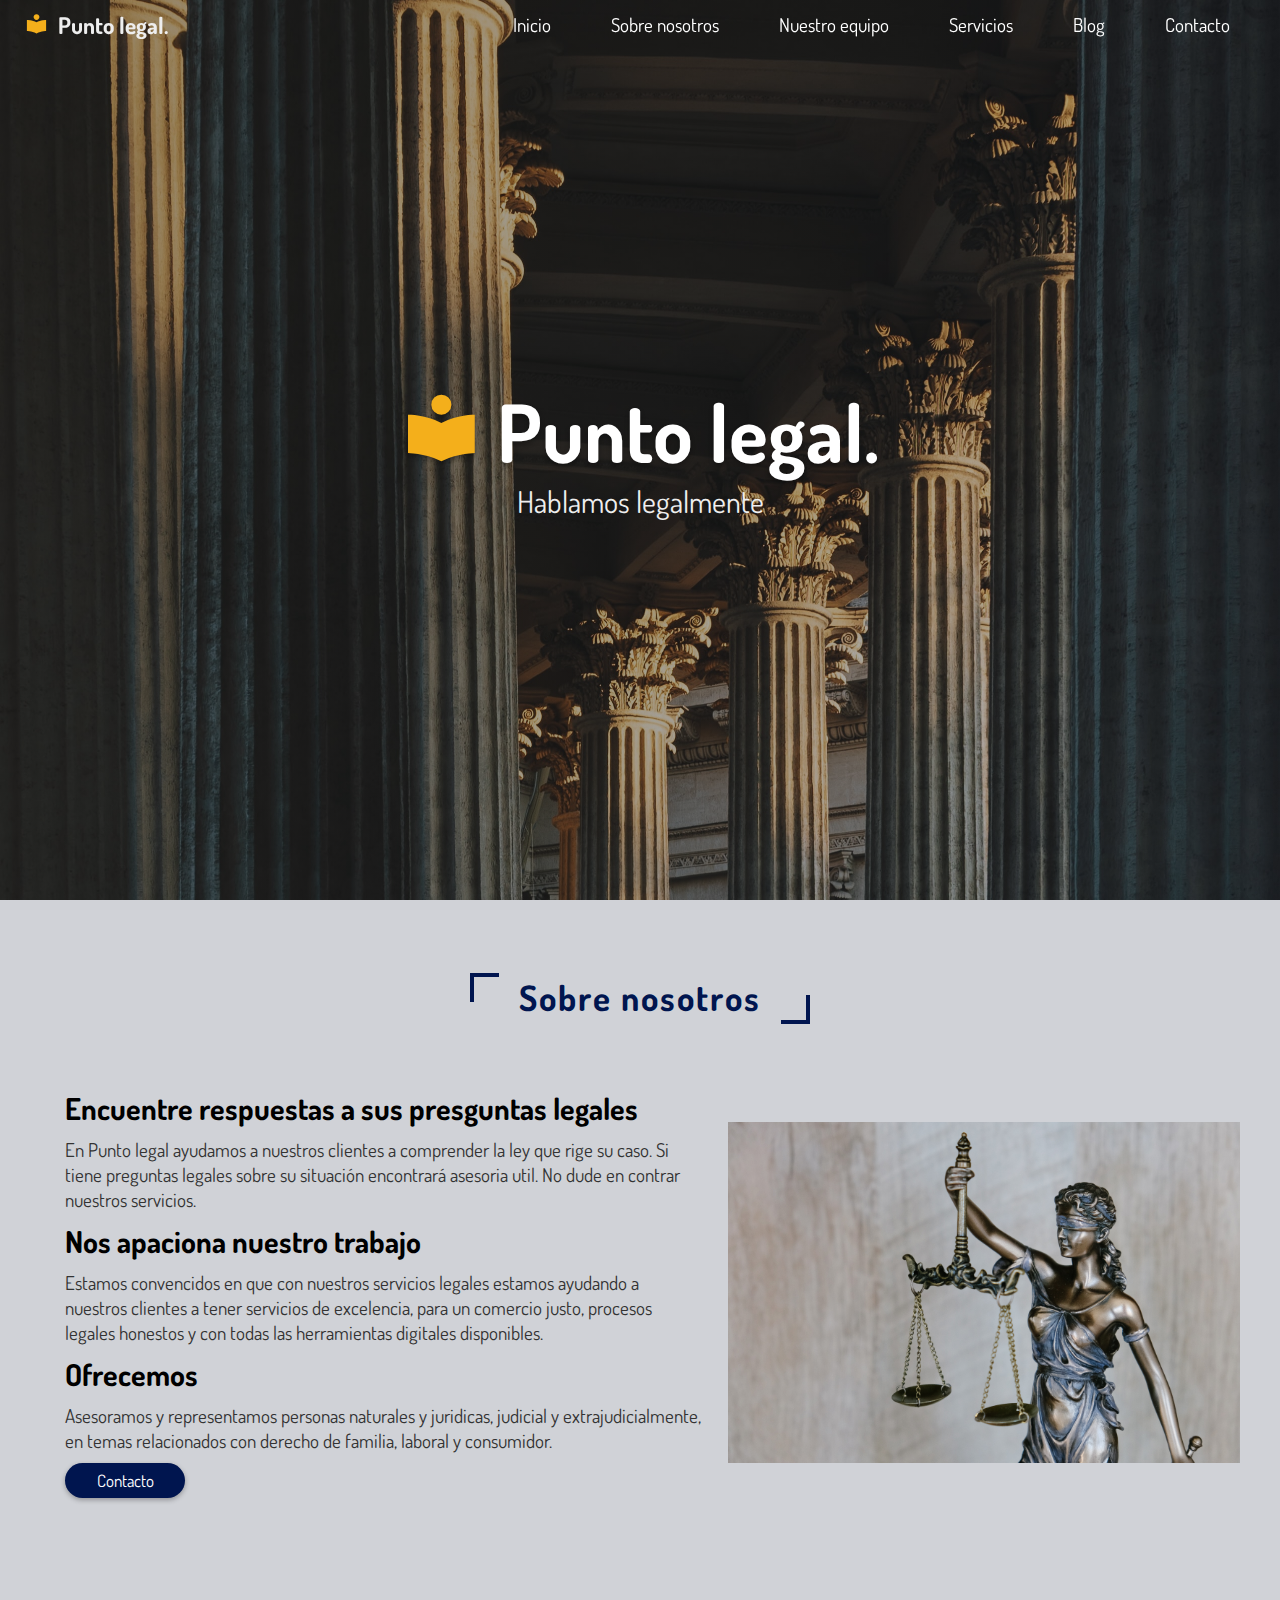
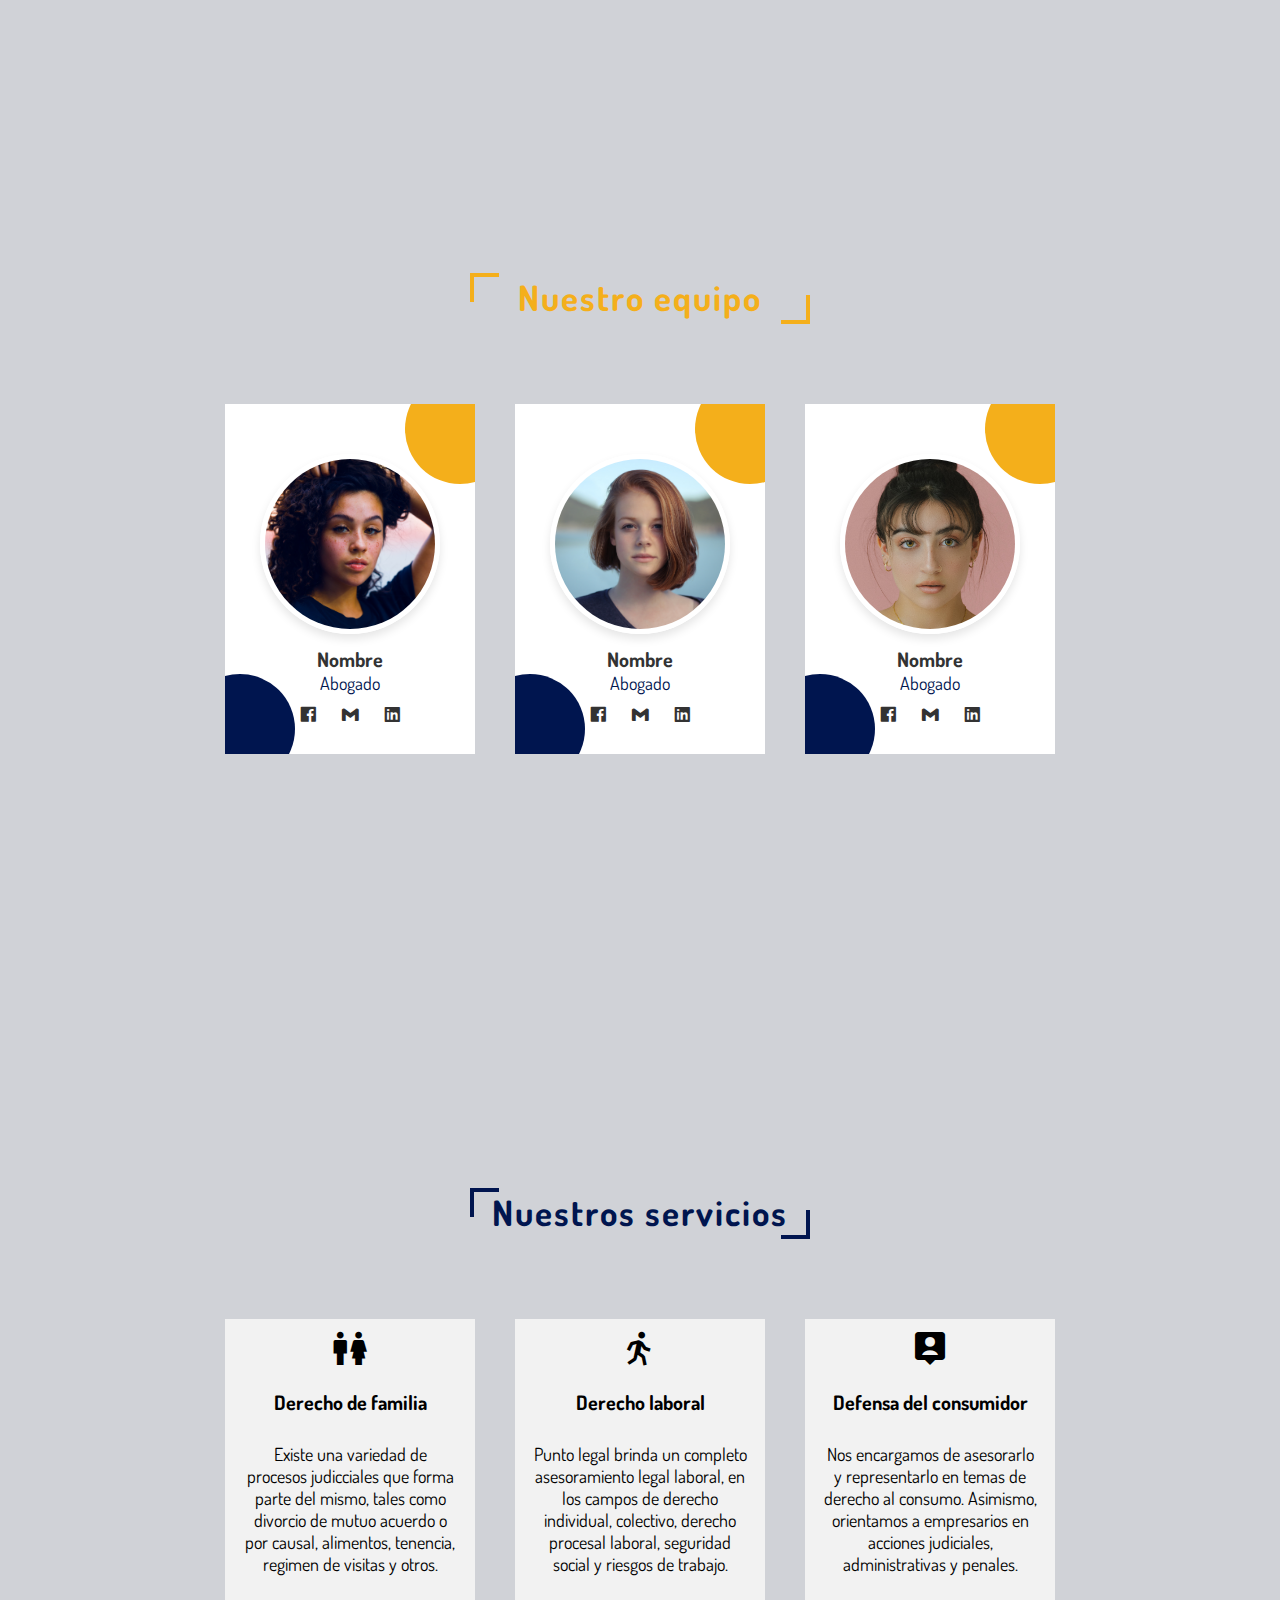
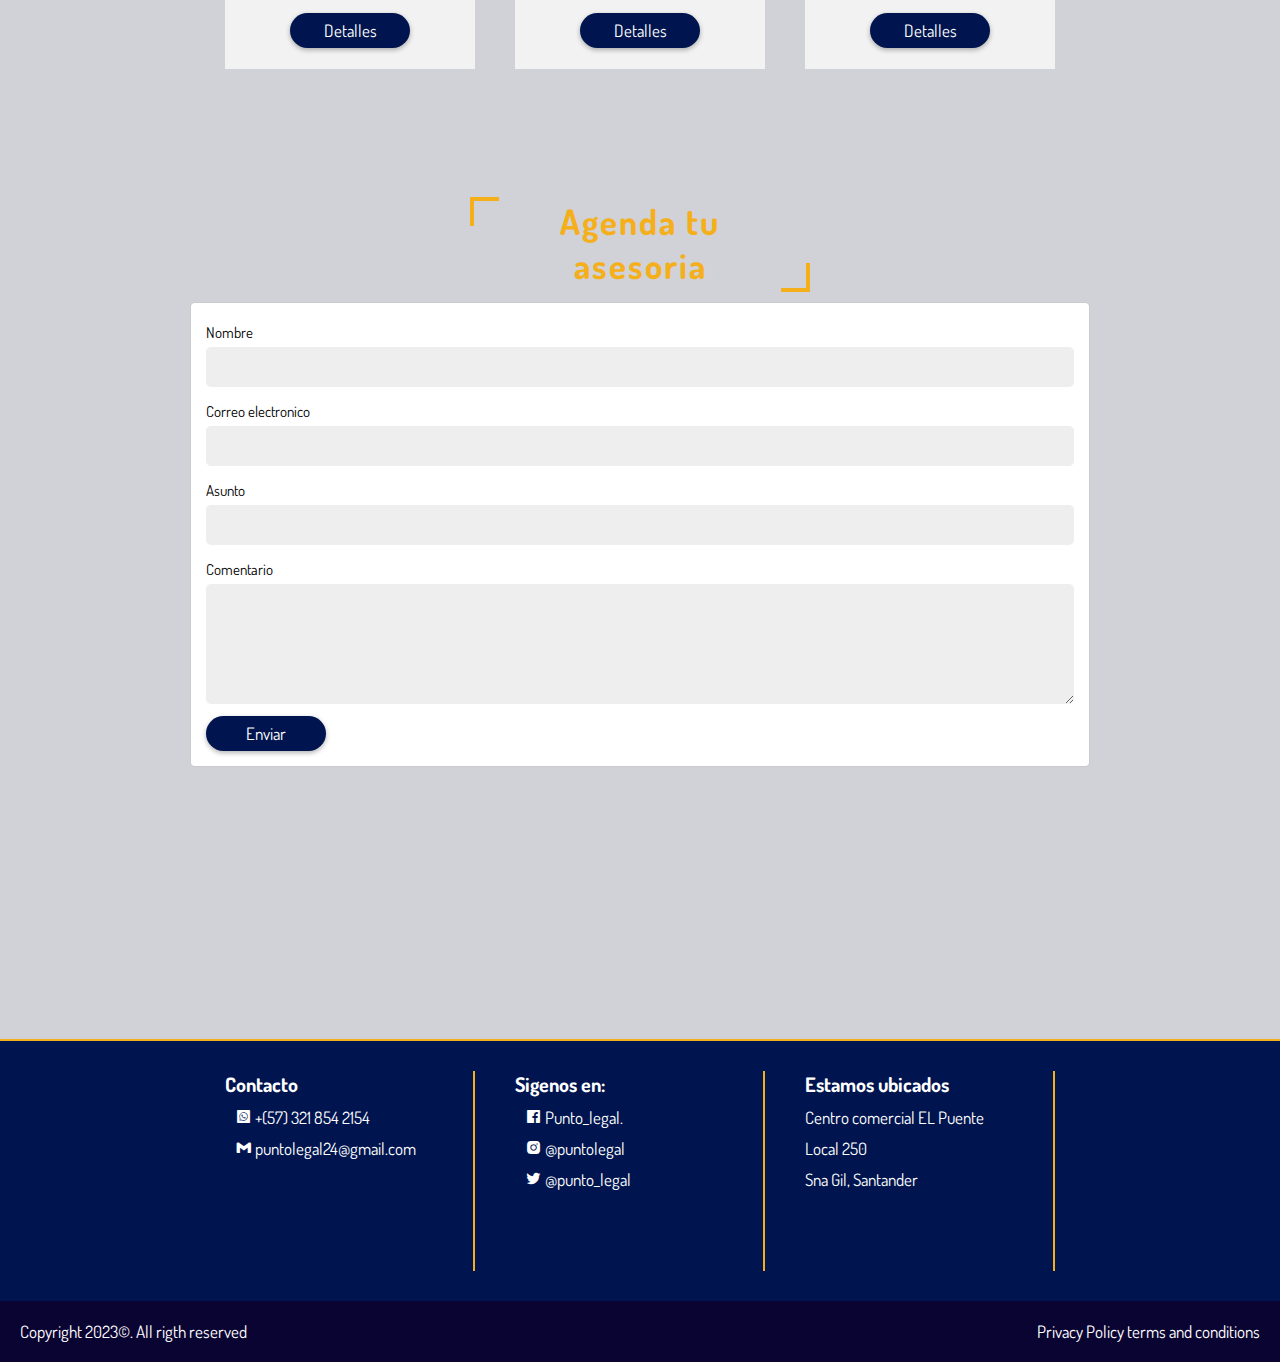
<file: index.html>
<!DOCTYPE html>
<html lang="en">

<head>
    <meta charset="UTF-8">
    <meta http-equiv="X-UA-Compatible" content="IE=edge">
    <meta name="viewport" content="width=device-width, initial-scale=1.0">
    <link href='https://unpkg.com/boxicons@2.1.4/css/boxicons.min.css' rel='stylesheet'>
    <link rel="preconnect" href="https://fonts.googleapis.com">
    <link rel="preconnect" href="https://fonts.gstatic.com" crossorigin>
    <link href="https://fonts.googleapis.com/css2?family=Dosis:wght@300&display=swap" rel="stylesheet">
    <link rel="stylesheet" href="css/style.css">
    <title>Document</title>
</head>

<body>
    <!--seccion cabecera -->
    <header class="encabezado">
        <a href="#" class="logo"><i class='bx bxs-book-reader'></i> Punto legal. </a>
        <div id="menu-btn" class='bx bx-menu'></div>
        <nav class="navbar">
            <ul>
                <li><a href="#home"> Inicio </a></li>
                <li><a href="#nosotros"> Sobre nosotros </a></li>
                <li><a href="#equipo"> Nuestro equipo </a></li>
                <li><a href="#servicios"> Servicios </a></li>
                <li><a href="#"> Blog </a></li>
                <li><a href="#contacto"> Contacto </a></li>
            </ul>
        </nav>
    </header>

    <!--seccion principal -->
    <section id="home" class="home">
        <h1 class="nombreEmp"> <i class='bx bxs-book-reader'></i> Punto legal. </h1>
        <h3 class="slogan"> Hablamos legalmente </h3>
    </section>

    <!--sobre nosotros-->
    <section id="nosotros" class="nosotros">
        <h1 class="titulo"> Sobre nosotros </h1>
        <div class="row">
            <div class="contenido">
                <h3>Encuentre respuestas a sus presguntas legales </h3>
                <p>En Punto legal ayudamos a nuestros clientes a comprender la ley que rige su caso. Si tiene preguntas
                    legales sobre su situación encontrará asesoria util. No dude en contrar nuestros servicios.
                </p>
                <h3> Nos apaciona nuestro trabajo </h3>
                <p>Estamos convencidos en que con nuestros servicios legales estamos ayudando a nuestros clientes a
                    tener servicios
                    de excelencia, para un comercio justo, procesos legales honestos y con todas las herramientas
                    digitales disponibles.
                </p>
                <h3> Ofrecemos </h3>
                <p> Asesoramos y representamos personas naturales y juridicas, judicial y extrajudicialmente, en temas
                    relacionados con derecho
                    de familia, laboral y consumidor.
                </p>
                <a href="#"><button class="btn"> Contacto </button></a>
            </div>
            <div class="imagen">
                <img src="img/tingey-injury-law-firm-DZpc4UY8ZtY-unsplash.jpg" alt="">
            </div>
        </div>
    </section>

    <!--Por qué lo hacemos-->
    <section class="equipo" id="equipo">
        <h1 class="titulo" id="titulo"> Nuestro equipo </h1>
        <div class="row">
            <div class="card">
                <div class="imagen-equipo">
                    <img src="img/ayo-ogunseinde-THIs-cpyebg-unsplash.jpg" alt="">
                </div>
                <div class="info">
                    <h3> Nombre </h3>
                    <span> Abogado </span>
                    <div class="icons">
                        <a href="#" class='bx bxl-facebook-square'></a>
                        <a href="#" class='bx bxl-gmail'></a>
                        <a href="#" class='bx bxl-linkedin-square'></a>
                    </div>
                </div>
            </div>
            <div class="card">
                <div class="imagen-equipo">
                    <img src="img/christopher-campbell-rDEOVtE7vOs-unsplash.jpg" alt="">
                </div>
                <div class="info">
                    <h3> Nombre </h3>
                    <span> Abogado </span>
                    <div class="icons">
                        <a href="#" class='bx bxl-facebook-square'></a>
                        <a href="#" class='bx bxl-gmail'></a>
                        <a href="#" class='bx bxl-linkedin-square'></a>
                    </div>
                </div>
            </div>
            <div class="card">
                <div class="imagen-equipo">
                    <img src="img/jimmy-fermin-bqe0J0b26RQ-unsplash.jpg" alt="">
                </div>
                <div class="info">
                    <h3> Nombre </h3>
                    <span> Abogado </span>
                    <div class="icons">
                        <a href="#" class='bx bxl-facebook-square'></a>
                        <a href="#" class='bx bxl-gmail'></a>
                        <a href="#" class='bx bxl-linkedin-square'></a>
                    </div>
                </div>
            </div>
        </div>
    </section>

    <!--Seccion de servicios-->
    <seccion id="servicios" class="servicios">
        <h1 class="titulo"> Nuestros servicios </h1>
        <div class="content-ser">
            <div class="cards">
                <div class="card">
                    <div class="box">
                        <i class='bx bx-male-female'></i>
                        <h3> Derecho de familia </h3>
                        <p> Existe una variedad de procesos judicciales que forma parte del mismo, tales
                            como divorcio de mutuo acuerdo o por causal, alimentos, tenencia, regimen de visitas y
                            otros.</p>
                        <a href="#"><button class="btn"> Detalles </button></a>
                    </div>
                </div>
                <div class="card">
                    <div class="box">
                        <i class='bx bx-walk'></i>
                        <h3> Derecho laboral </h3>
                        <p>Punto legal brinda un completo asesoramiento legal laboral, en los campos de derecho
                            individual, colectivo, derecho procesal laboral, seguridad social y riesgos de trabajo. </p>
                        <a href="#"><button class="btn"> Detalles </button></a>
                    </div>
                </div>
                <div class="card">
                    <div class="box">
                        <i class='bx bxs-user-pin'></i>
                        <h3> Defensa del consumidor </h3>
                        <p>Nos encargamos de asesorarlo y representarlo en temas de derecho al consumo. Asimismo,
                            orientamos a empresarios en acciones judiciales, administrativas y penales.</p>
                        <a href="#"><button class="btn"> Detalles </button></a>
                    </div>
                </div>
            </div>
        </div>
    </seccion>

    <!-- cotizaciones -->
    <section id="cotizaciones" class="unete">
        <h1 class="titulo" id="titulo"> Agenda tu asesoria </h1>
        <div class="row">
            <form action="">
                <div class="input-box">
                    <div class="input">
                        <span>Nombre</span>
                        <input type="text" name="name">
                    </div>
                    <div class="input">
                        <span>Correo electronico</span>
                        <input type="email" name="email">
                    </div>
                    <div class="input">
                        <span>Asunto</span>
                        <input type="text" name="subject">
                    </div>
                    <div class="input">
                        <span>Comentario</span>
                        <textarea name="comentarios" cols="15" rows="5"></textarea>
                    </div>
                </div>
                <input type="submit" value="Enviar" class="btn">
            </form>
        </div>
    </section>

    <footer class="contacto" id="contacto">
        <!-- <div class="logo">
            <a href="#" class="logo"><i class='bx bxs-book-reader'></i> Punto legal. </a>
        </div> -->
        <div class="linea-horizontal"></div>
        <div class="contenedor-cont">
            <div class="col">
                <h2> Contacto </h2>
                <a href="#"><i class='bx bxl-whatsapp-square'></i> +(57) 321 854 2154 </a>
                <a href="#"><i class='bx bxl-gmail'></i> puntolegal24@gmail.com</a>
            </div>
            <div class="col">
                <h2> Sigenos en:</h2>
                <a href="#"><i class='bx bxl-facebook-square'></i> Punto_legal.</a>
                <a href="#"><i class='bx bxl-instagram-alt'></i> @puntolegal</a>
                <a href="#"><i class='bx bxl-twitter'></i> @punto_legal</a>
            </div>
            <div class="col">
                <h2> Estamos ubicados </h2>
                <p> Centro comercial EL Puente</p>
                <p> Local 250</p>
                <p> Sna Gil, Santander </p>
            </div>
        </div>
        <div class="derechos">
            <p> Copyright 2023©. All rigth reserved </p>
            <p> Privacy Policy terms and conditions</p>
        </div>
    </footer>
    <script src="https://cdnjs.cloudflare.com/ajax/libs/jquery/3.6.3/jquery.min.js"></script>
    <script src="js/main.js"></script>
</body>

</html>
</file>
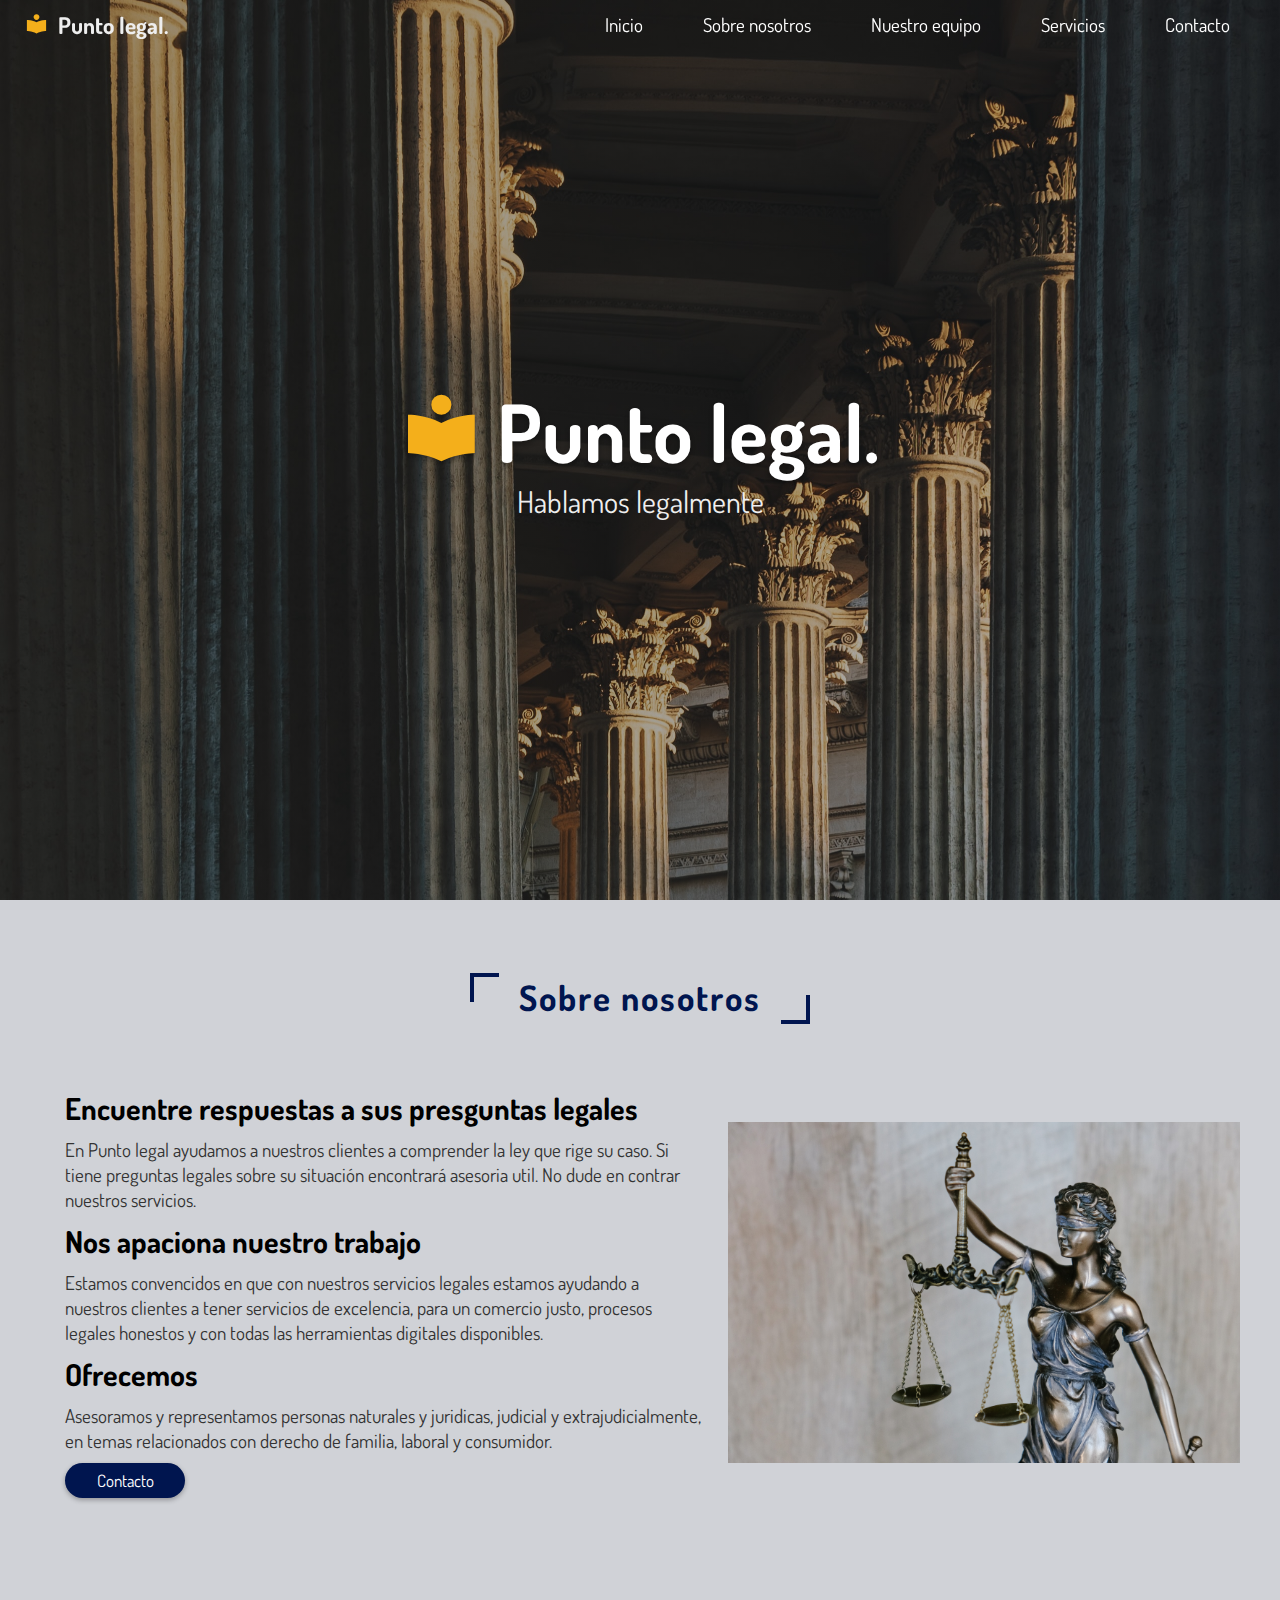
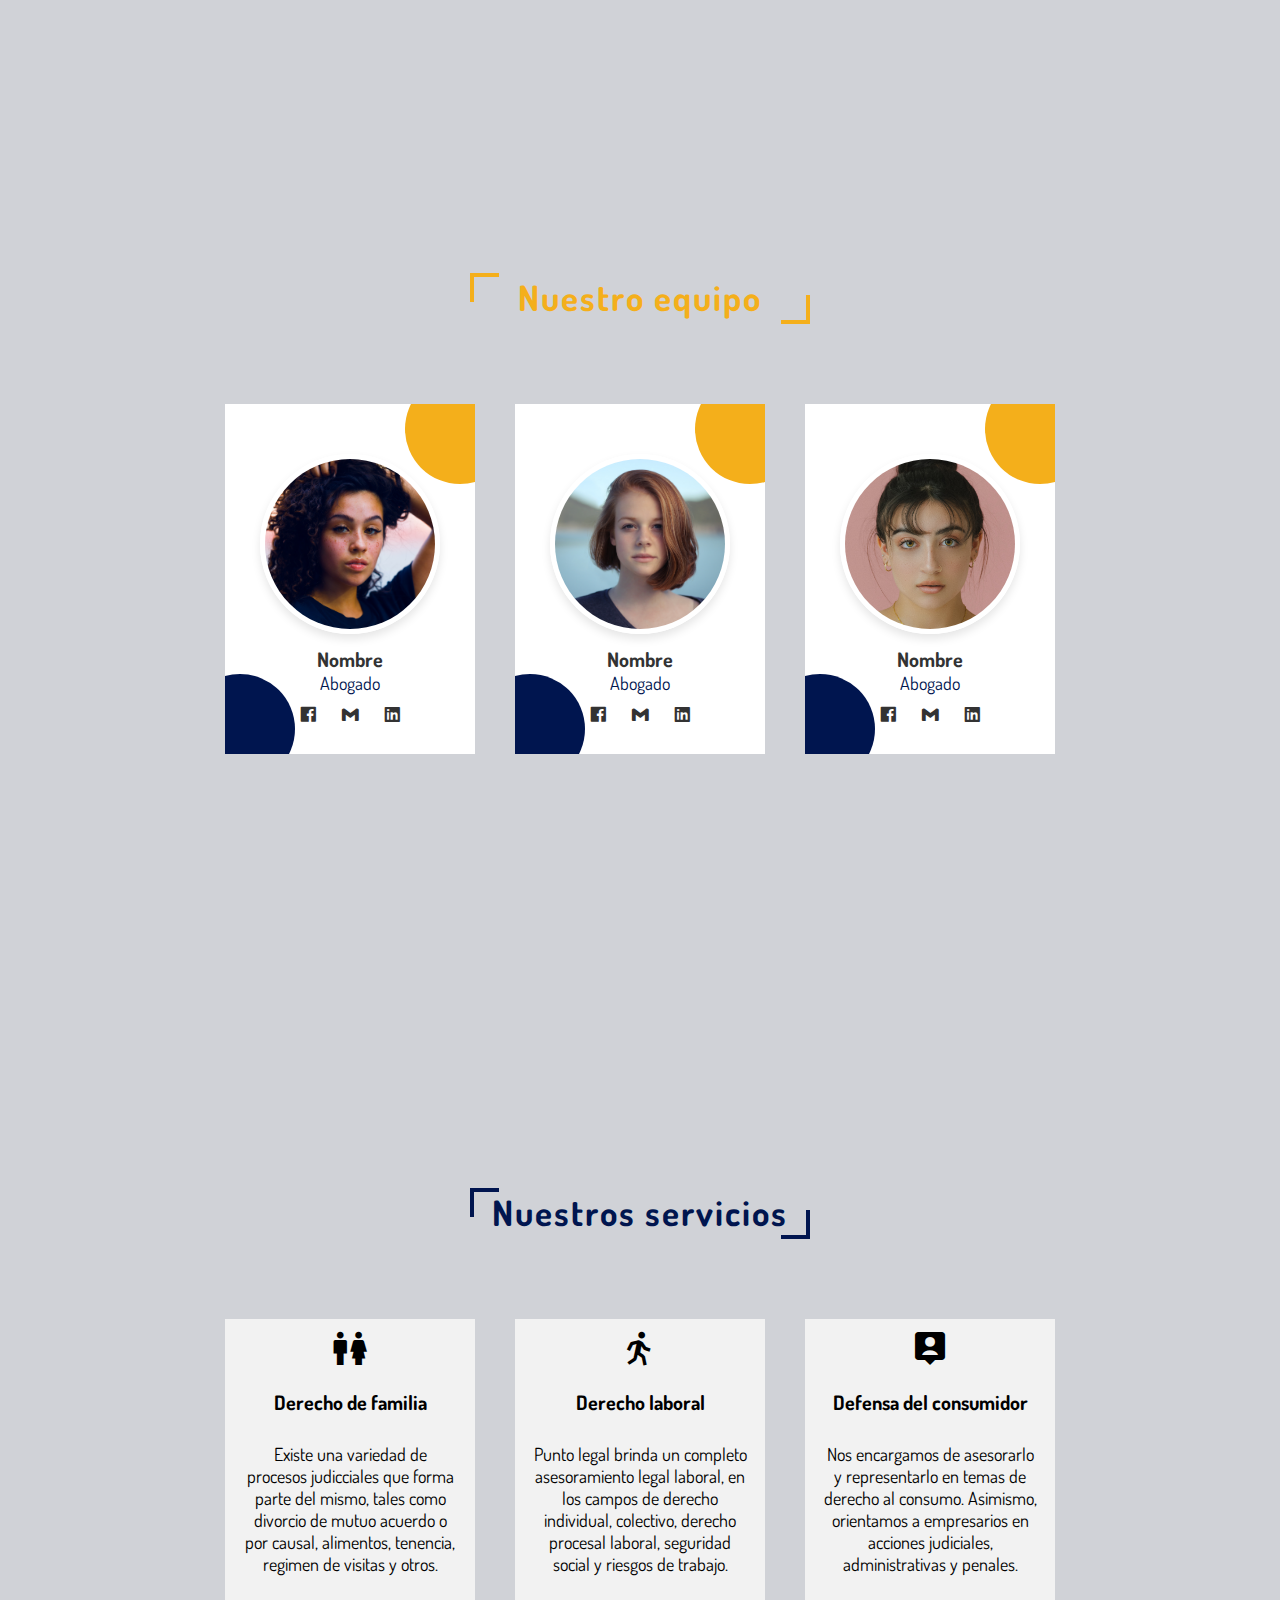
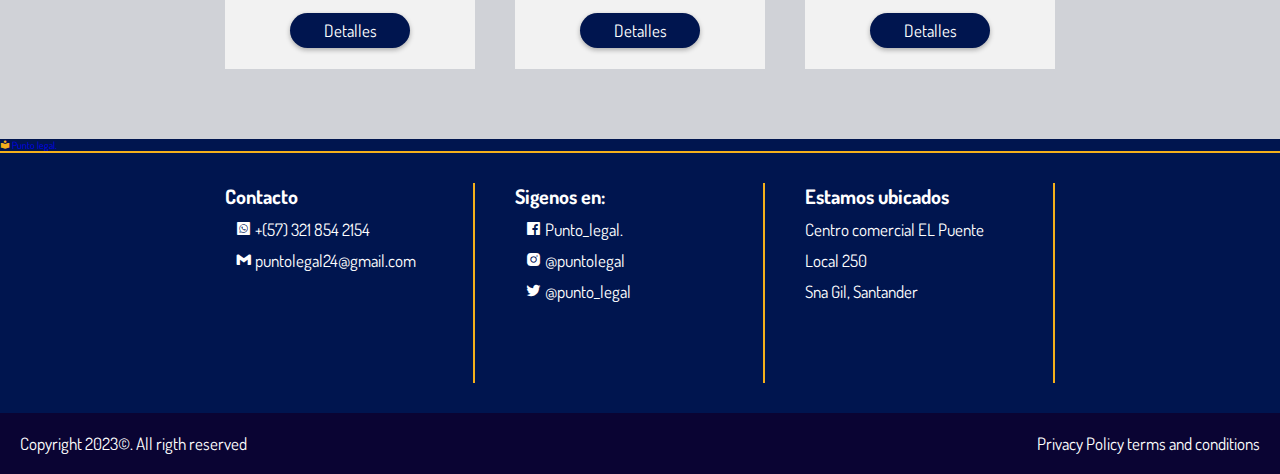
<file: home.html>
<!DOCTYPE html>
<html lang="en">

<head>
    <meta charset="UTF-8">
    <meta http-equiv="X-UA-Compatible" content="IE=edge">
    <meta name="viewport" content="width=device-width, initial-scale=1.0">
    <link href='https://unpkg.com/boxicons@2.1.4/css/boxicons.min.css' rel='stylesheet'>
    <link rel="preconnect" href="https://fonts.googleapis.com">
    <link rel="preconnect" href="https://fonts.gstatic.com" crossorigin>
    <link href="https://fonts.googleapis.com/css2?family=Dosis:wght@300&display=swap" rel="stylesheet">
    <link rel="stylesheet" href="css/style.css">
    <title>Document</title>
</head>

<body>
    <!--seccion cabecera -->
    <header class="encabezado">
        <a href="#" class="logo"><i class='bx bxs-book-reader'></i> Punto legal. </a>
        <div id="menu-btn" class='bx bx-menu'></div>
        <nav class="navbar">
            <ul>
                <li><a href="#home"> Inicio </a></li>
                <li><a href="#nosotros"> Sobre nosotros </a></li>
                <li><a href="#equipo"> Nuestro equipo </a></li>
                <li><a href="#servicios"> Servicios </a></li>
                <li><a href="#contacto"> Contacto </a></li>
            </ul>
        </nav>
    </header>
    <!--seccion principal -->
    <section id="home" class="home">
        <h1 class="nombreEmp"> <i class='bx bxs-book-reader'></i> Punto legal. </h1>
        <h3 class="slogan"> Hablamos legalmente </h3>
    </section>
    <!--sobre nosotros-->
    <section id="nosotros" class="nosotros">
        <h1 class="titulo"> Sobre nosotros </h1>
        <div class="row">
            <div class="contenido">
                <h3>Encuentre respuestas a sus presguntas legales </h3>
                <p>En Punto legal ayudamos a nuestros clientes a comprender la ley que rige su caso. Si tiene preguntas
                    legales sobre su situación encontrará asesoria util. No dude en contrar nuestros servicios.
                </p>
                <h3> Nos apaciona nuestro trabajo </h3>
                <p>Estamos convencidos en que con nuestros servicios legales estamos ayudando a nuestros clientes a tener servicios 
                    de excelencia, para un comercio justo, procesos legales honestos y con todas las herramientas digitales disponibles.
                </p>
                <h3> Ofrecemos </h3>
                <p> Asesoramos y representamos personas naturales y juridicas, judicial y extrajudicialmente, en temas relacionados con derecho
                    de familia, laboral y consumidor.
                </p>
                <a href="#"><button class="btn"> Contacto </button></a>
            </div>
            <div class="imagen">
                <img src="img/tingey-injury-law-firm-DZpc4UY8ZtY-unsplash.jpg" alt="">
            </div>
        </div>
    </section>

    <!--Por qué lo hacemos-->
    <section class="equipo" id="equipo">
        <h1 class="titulo" id="titulo"> Nuestro equipo </h1>
        <div class="row">
            <div class="card">
                <div class="imagen-equipo">
                    <img src="img/ayo-ogunseinde-THIs-cpyebg-unsplash.jpg" alt="">
                </div>
                <div class="info">
                    <h3> Nombre </h3>
                    <span> Abogado </span>
                    <div class="icons">
                        <a href="#" class='bx bxl-facebook-square'></a>
                        <a href="#" class='bx bxl-gmail'></a>
                        <a href="#" class='bx bxl-linkedin-square'></a>
                    </div>
                </div>
            </div>
            <div class="card">
                <div class="imagen-equipo">
                    <img src="img/christopher-campbell-rDEOVtE7vOs-unsplash.jpg" alt="">
                </div>
                <div class="info">
                    <h3> Nombre </h3>
                    <span> Abogado </span>
                    <div class="icons">
                        <a href="#" class='bx bxl-facebook-square'></a>
                        <a href="#" class='bx bxl-gmail'></a>
                        <a href="#" class='bx bxl-linkedin-square'></a>
                    </div>
                </div>
            </div>
            <div class="card">
                <div class="imagen-equipo">
                    <img src="img/jimmy-fermin-bqe0J0b26RQ-unsplash.jpg" alt="">
                </div>
                <div class="info">
                    <h3> Nombre </h3>
                    <span> Abogado </span>
                    <div class="icons">
                        <a href="#" class='bx bxl-facebook-square'></a>
                        <a href="#" class='bx bxl-gmail'></a>
                        <a href="#" class='bx bxl-linkedin-square'></a>
                    </div>
                </div>
            </div>
        </div>
    </section>
    <!--Seccion de servicios-->
    <seccion id="servicios" class="servicios">
        <h1 class="titulo"> Nuestros servicios </h1>
        <div class="content-ser">
            <div class="cards">
                <div class="card">
                    <div class="box">
                        <i class='bx bx-male-female'></i>
                        <h3> Derecho de familia </h3>
                        <p> Existe una variedad de procesos judicciales que forma parte del mismo, tales
                            como divorcio de mutuo acuerdo o por causal, alimentos, tenencia, regimen de visitas y
                            otros.</p>
                        <a href="#"><button class="btn"> Detalles </button></a>
                    </div>
                </div>
                <div class="card">
                    <div class="box">
                        <i class='bx bx-walk'></i>
                        <h3> Derecho laboral </h3>
                        <p>Punto legal brinda un completo asesoramiento legal laboral, en los campos de derecho
                            individual, colectivo, derecho procesal laboral, seguridad social y riesgos de trabajo. </p>
                        <a href="#"><button class="btn"> Detalles </button></a>
                    </div>
                </div>
                <div class="card">
                    <div class="box">
                        <i class='bx bxs-user-pin'></i>
                        <h3> Defensa del consumidor </h3>
                        <p>Nos encargamos de asesorarlo y representarlo en temas de derecho al consumo. Asimismo,
                            orientamos a empresarios en acciones judiciales, administrativas y penales.</p>
                        <a href="#"><button class="btn"> Detalles </button></a>
                    </div>
                </div>
            </div>
        </div>
    </seccion>
    <footer class="contacto" id="contacto">
        <div class="logo">
            <a href="#" class="logo"><i class='bx bxs-book-reader'></i> Punto legal. </a>
        </div>
        <div class="linea-horizontal"></div>
        <div class="contenedor-cont">
            <div class="col">
                <h2> Contacto </h2>
                <a href="#"><i class='bx bxl-whatsapp-square'></i> +(57) 321 854 2154 </a>
                <a href="#"><i class='bx bxl-gmail'></i> puntolegal24@gmail.com</a>
            </div>
            <div class="col">
                <h2> Sigenos en:</h2>
                <a href="#"><i class='bx bxl-facebook-square'></i> Punto_legal.</a>
                <a href="#"><i class='bx bxl-instagram-alt'></i> @puntolegal</a>
                <a href="#"><i class='bx bxl-twitter'></i> @punto_legal</a>
            </div>
            <div class="col">
                <h2> Estamos ubicados </h2>
                <p> Centro comercial EL Puente</p>
                <p> Local 250</p>
                <p> Sna Gil, Santander </p>
            </div>
        </div>
        <div class="derechos">
            <p> Copyright 2023©. All rigth reserved </p>
            <p> Privacy Policy  terms and conditions</p>
        </div>
    </footer>
    <script src="https://cdnjs.cloudflare.com/ajax/libs/jquery/3.6.3/jquery.min.js"></script>
    <script src="js/main.js"></script>
</body>

</html>
</file>
<file: css/style.css>
:root {
  --blue: #00154f;
  --yellow: #f4af1b;
  --border: 0.2rem solid black;
  --box-shadow: 0 0.5rem 1rem rgba(0, 0, 0, 0.1);
}

* {
  font-family: "Dosis", sans-serif;
  margin: 0;
  padding: 0;
  box-sizing: border-box;
  outline: none;
  border: none;
  text-decoration: none;
  transition: all 0.2s linear;
}

html {
  font-size: 62.5%;
}

body {
  background: #6a708150;
}

.titulo {
  margin: 1.5rem;
  padding-top: 6rem;
  max-width: 300px;
  margin-inline: auto;
  font-size: 3.5rem;
  color: var(--blue);
  position: relative;
  font-weight: bolder;
  letter-spacing: 0.2rem;
  text-align: center;
}

.titulo::before,
.titulo::after {
  content: "";
  position: absolute;
  height: 2.5rem;
  width: 2.5rem;
  border-top: 0.4rem solid var(--blue);
  border-left: 0.4rem solid var(--blue);
}

.titulo::before {
  top: 5.8rem;
  left: -2rem;
}

.titulo::after {
  bottom: -0.5rem;
  right: -2rem;
  transform: rotate(180deg);
}

.btn {
  outline: none;
  border: none;
  border-radius: 5rem;
  background: var(--blue);
  color: #fff;
  cursor: pointer;
  height: 3.5rem;
  width: 12rem;
  font-size: 1.7rem;
  box-shadow: 0 0.2rem 0.5rem rgba(0, 0, 0, 0.3);
}

.btn:hover {
  letter-spacing: 0.1rem;
  opacity: 0.8rem;
}

.encabezado {
  display: flex;
  align-items: center;
  justify-content: space-between;
  width: 100%;
  padding: 1rem 2rem;
  position: fixed;
  top: 0;
  left: 0;
  z-index: 100;
}

.encabezado .logo {
  font-size: 2.3rem;
  color: #eee;
  font-weight: bolder;
}

.encabezado .logo i {
  padding: 0 0.5rem;
  color: var(--yellow);
}

.encabezado .navbar ul {
  list-style-type: none;
  display: flex;
  align-items: center;
  justify-content: space-around;
}

.encabezado .navbar ul li {
  margin: 0 1.5rem;
}

.encabezado .navbar ul li a {
  font-size: 1.9rem;
  margin: 0 1.5rem;
  color: #fff;
}

.encabezado .navbar ul li a:hover {
  color: var(--yellow);
}

.encabezado .bx-menu {
  color: #fff;
  cursor: pointer;
  font-size: 3rem;
  display: none;
}

.home {
  min-height: 100vh;
  /* width: 100vw; */
  background-image: linear-gradient(
      to right,
      rgba(41, 38, 33, 0.5) 0%,
      rgba(32, 36, 41, 0.342) 100%
    ),
    url(../img/nick-night-4dBpp3tVpXI-unsplash.jpg);
  background-position: center;
  background-attachment: fixed;
  background-size: cover;
  display: flex;
  align-items: center;
  justify-content: center;
  flex-flow: column;
  padding: 0 1rem;
  position: relative;
  overflow: hidden !important;
}

.home .nombreEmp {
  color: #fff;
  font-size: 8rem;
  text-shadow: 0 0.3rem 0.5rem rgba(0, 0, 0, 0.3);
}

.home .nombreEmp i {
  color: var(--yellow);
}

.home .slogan {
  color: #eee;
  font-size: 3rem;
  font-weight: 400;
}

.nosotros {
  min-height: 100vh;
  text-align: center;
  position: relative;
}

.nosotros .row {
  display: flex;
  align-items: center;
  justify-content: space-around;
  padding: 3rem 4rem;
}

.nosotros .row .contenido {
  text-align: left;
  padding: 2.5rem;
}

.nosotros .row .imagen img {
  width: 40vw;
}

.nosotros .row .contenido h3 {
  font-size: 3rem;
  color: var(--black);
}

.nosotros .row .contenido p {
  font-size: 1.9rem;
  color: #333;
  padding: 1rem 0;
}

.equipo {
  min-height: 100vh;
  /* width: 100vw; */
  text-align: center;
  background-image: linear-gradient(
      to right,
      rgba(41, 38, 33, 0.5) 0%,
      rgba(32, 36, 41, 0.342) 100%
    ),
    url(../img/nick-night-4dBpp3tVpXI-unsplash.jpg);
  background-position: center;
  background-attachment: fixed;
  background-size: cover;
}

.equipo h1 {
  margin-top: auto;
  color: var(--yellow);
}

.equipo .titulo::before,
.equipo .titulo::after {
  content: "";
  position: absolute;
  height: 2.5rem;
  width: 2.5rem;
  border-top: 0.4rem solid var(--yellow);
  border-left: 0.4rem solid var(--yellow);
}

.equipo .titulo::before {
  top: 5.8rem;
  left: -2rem;
}

.equipo .titulo::after {
  bottom: -0.5rem;
  right: -2rem;
  transform: rotate(180deg);
}

.equipo .row {
  display: flex;
  align-items: center;
  justify-content: center;
  flex-wrap: wrap;
}

.equipo .row .card {
  height: 35rem;
  width: 25rem;
  background: #fff;
  text-align: center;
  margin: 7rem 2rem;
  position: relative;
  overflow: hidden;
}

.equipo .row .card .imagen-equipo {
  margin: 1rem 0;
  padding-top: 4rem;
}

.equipo .row .card .imagen-equipo img {
  height: 18rem;
  width: 18rem;
  border-radius: 50%;
  border: 0.5rem solid #fff;
  box-shadow: var(--box-shadow);
  object-fit: cover;
}

.equipo .row .card .info h3 {
  font-size: 2rem;
  color: #333;
}

.equipo .row .card .info span {
  font-size: 1.8rem;
  color: var(--blue);
}

.equipo .row .card .info .icons a {
  margin-top: 1rem;
  padding: 0 1rem;
  font-size: 2rem;
  color: #333;
}

.equipo .row .card .info .icons a:hover {
  color: var(--yellow);
}

.equipo .row .card::before,
.equipo .row .card::after {
  content: "";
  position: absolute;
  border-radius: 50%;
  height: 11rem;
  width: 11rem;
}

.equipo .row .card::before {
  background: var(--yellow);
  top: -3rem;
  right: -4rem;
}

.equipo .row .card::after {
  background: var(--blue);
  bottom: -3rem;
  left: -4rem;
}

.servicios {
  min-height: 100vh;
  text-align: center;
  position: relative;
}

.servicios .cards {
  display: flex;
  align-items: center;
  justify-content: center;
  flex-wrap: wrap;
}

.servicios .cards .card {
  height: 35rem;
  width: 25rem;
  background: #f2f2f2;
  text-align: center;
  margin: 7rem 2rem;
  position: relative;
  cursor: pointer;
  position: relative;
}

.servicios .cards .card .box {
  height: 35rem;
  width: 25rem;
}
.servicios .cards .card .box i {
  font-size: 4rem;
  padding: 1rem;
}

.servicios .cards .card .box h3 {
  font-size: 2rem;
  padding: 1rem;
}

.servicios .cards .card .box p {
  font-size: 1.8rem;
  padding: 1.8rem;
}

.servicios .cards .card .box .btn {
  margin: 2rem;
}

.servicios .cards .card::after {
  content: "";
  height: 100%;
  width: 100%;
  background: rgba(0, 0, 0, 0d.3);
  position: absolute;
  top: 0;
  left: 0;
  z-index: -1;
  transition: 0.5s;
}

.servicios .cards .card:hover:after {
  transform: rotate(12deg);
  background-color: var(--yellow);
}

.contacto {
  min-height: 250px;
  position: relative;
  color: #fff;
  background-color: var(--blue);
}

.contacto .logo i {
  color: var(--yellow);
}

.linea-horizontal {
  position: relative;
  height: 2px;
  background-color: var(--yellow);
}

.linea-horizontal::before {
  content: "";
  position: absolute;
  top: 0;
  left: 0;
  width: 0%;
  height: 100%;
  background-color: var(--yellow);
  transition: width 0.5s ease-out;
}

.linea-horizontal:hover::before {
  width: 100%;
}

.contacto .contenedor-cont {
  display: flex;
  align-items: center;
  justify-content: center;
  flex-wrap: wrap;
}

.contacto .contenedor-cont .col {
  height: 20rem;
  width: 25rem;
  margin: 3rem 2rem;
  border-right: 0.2rem solid var(--yellow);
  position: relative;
  cursor: pointer;
  position: relative;
  display: flex;
  flex-direction: column;
}

.contacto .contenedor-cont .col h2 {
  font-size: 2rem;
}

.contacto .contenedor-cont .col a {
  color: #fff;
  font-size: 1.7rem;
  margin-top: 1rem;
  padding: 0 1rem;
}

.contacto .contenedor-cont .col a:hover {
  color: var(--yellow);
}

.contacto .contenedor-cont .col p {
  font-size: 1.7rem;
  margin-top: 1rem;
}

.derechos {
  display: flex;
  justify-content: space-between;
  padding: 2rem;
  background: #0a0433;
  color: #fff;
  font-size: 1.7rem;
}

.unete {
  min-height: 100vh;
  /* width: 100vw; */
  background-image: linear-gradient(
      to right,
      rgba(41, 38, 33, 0.5) 0%,
      rgba(32, 36, 41, 0.342) 100%
    ),
    url(../img/nick-night-4dBpp3tVpXI-unsplash.jpg);
  background-position: center;
  background-attachment: fixed;
  background-size: cover;
}

.unete h1 {
  margin-top: auto;
  color: var(--yellow);
}

.unete .titulo::before {
  top: 5.8rem;
  left: -2rem;
}

.unete .titulo::after {
  bottom: -0.5rem;
  right: -2rem;
  transform: rotate(180deg);
}

.unete .titulo::before,
.unete .titulo::after {
  content: "";
  position: absolute;
  height: 2.5rem;
  width: 2.5rem;
  border-top: 0.4rem solid var(--yellow);
  border-left: 0.4rem solid var(--yellow);
}

.unete form {
  width: 90rem;
  border-radius: 0.5rem;
  border: 0.1rem solid rgb(0, 0, 0, 0.2);
  background: #fff;
  padding: 1.5rem;
  margin: 0 auto;
}

.unete form .input-box {
  display: flex;
  flex-wrap: wrap;
  justify-content: space-between;
}

.unete form .input-box .input {
  width: 100%;
}

.unete form .input-box .input span {
  display: block;
  padding: 0.5rem 0;
  font-size: 1.5rem;
}

.unete form .input-box .input input,
.unete form .input-box .input textarea {
  background: #eee;
  border-radius: 0.5rem;
  padding: 1rem;
  font-size: 1.6rem;
  color: var(--black);
  text-transform: none;
  margin-bottom: 1rem;
  width: 100%;
  border: none;
}

@media (max-width: 768px) {
  html {
    font-size: 50%;
  }

  .encabezado .bx-menu {
    display: block;
  }

  .encabezado .navbar {
    position: fixed;
    top: -120%;
    left: 0;
    height: auto;
    width: 100%;
    background-color: #fff;
    z-index: 1000;
    border-top: 0.1rem solid rgba(0, 0, 0, 0.3);
  }

  .encabezado .navbar ul {
    height: 100%;
    width: 100%;
    flex-flow: column;
  }

  .encabezado .navbar ul li {
    margin: 1rem 0;
  }

  .encabezado .navbar ul li a {
    color: #444;
    font-size: 2.4rem;
  }

  .encabezado .bx-x {
    transform: rotate(180deg);
  }

  .encabezado .nav-toggle {
    top: 5.8rem;
  }

  .home .nombreEmp {
    font-size: 6;
  }

  .home .slogan {
    font-size: 1.7rem;
  }

  .nosotros .row {
    flex-flow: column-reverse;
    padding: 0 2rem;
  }

  .nosotros .row .imagen img {
    width: 70vw;
  }
}
</file>
